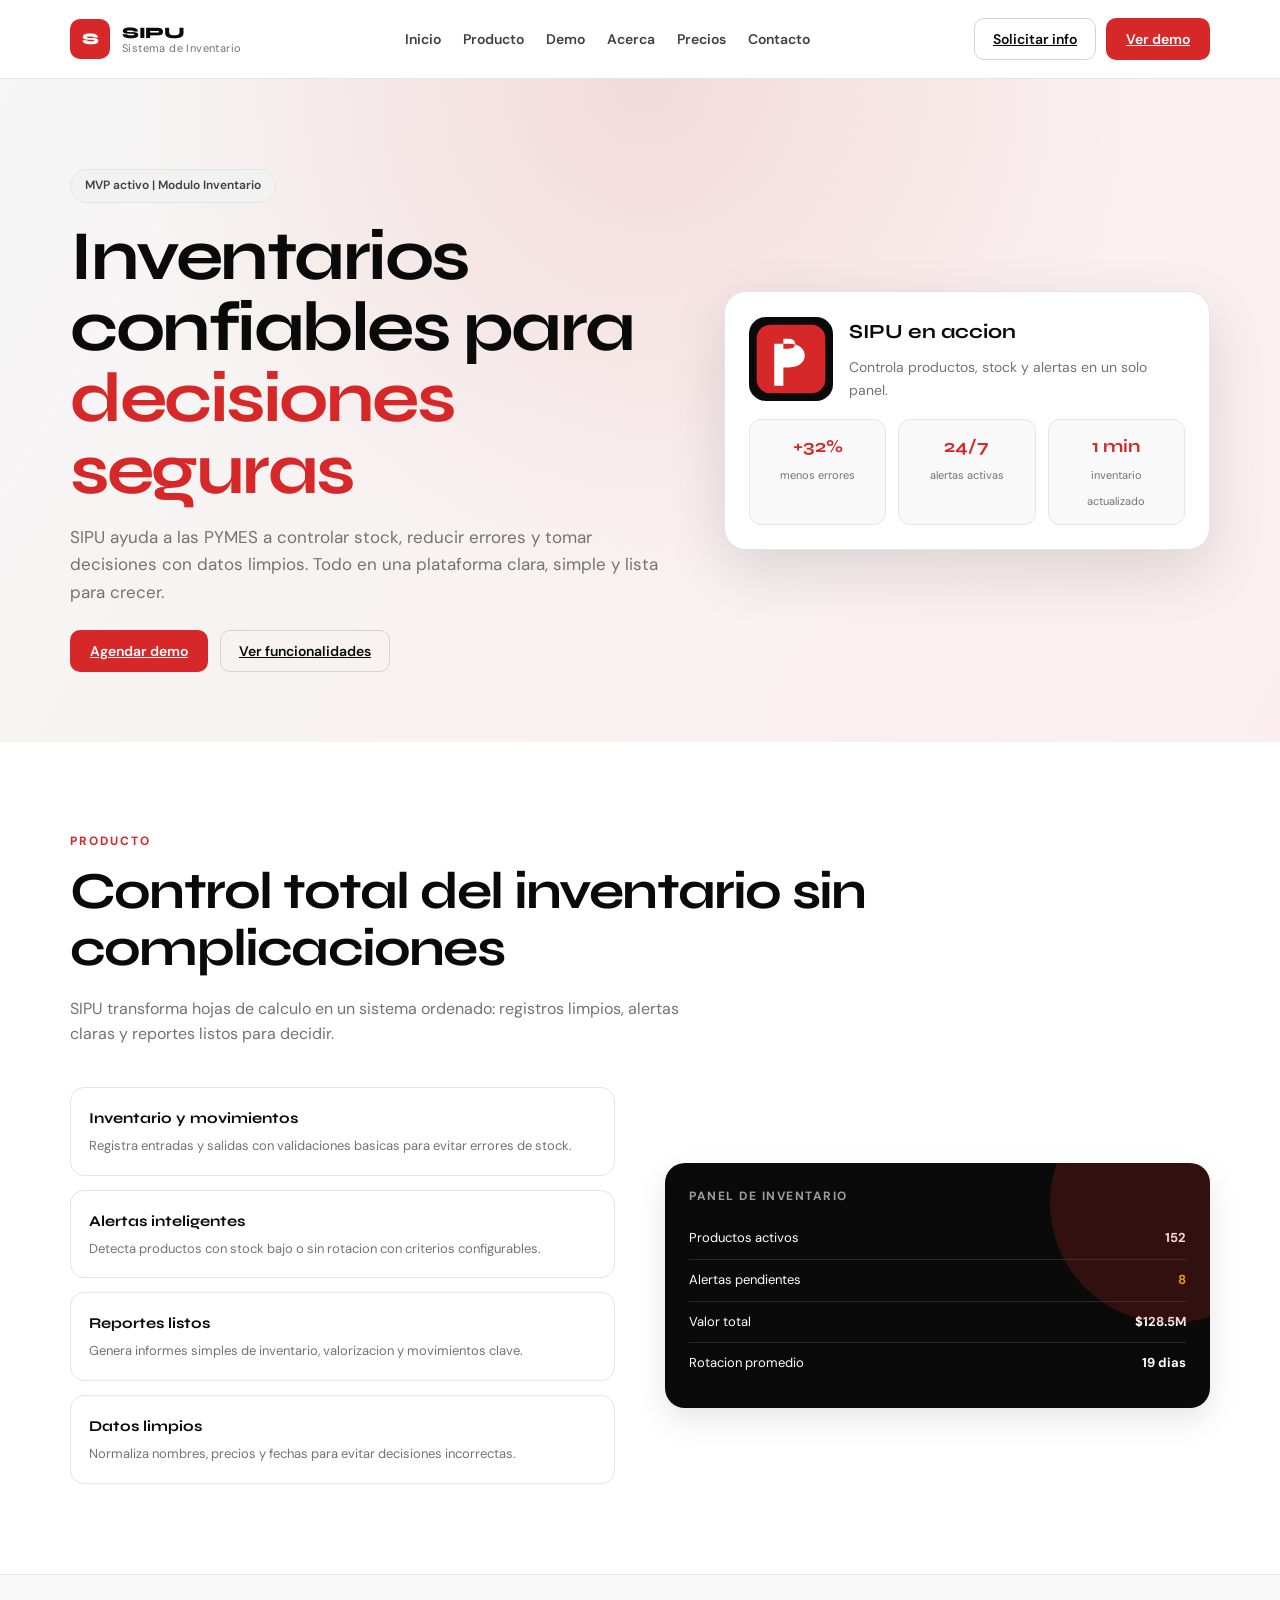
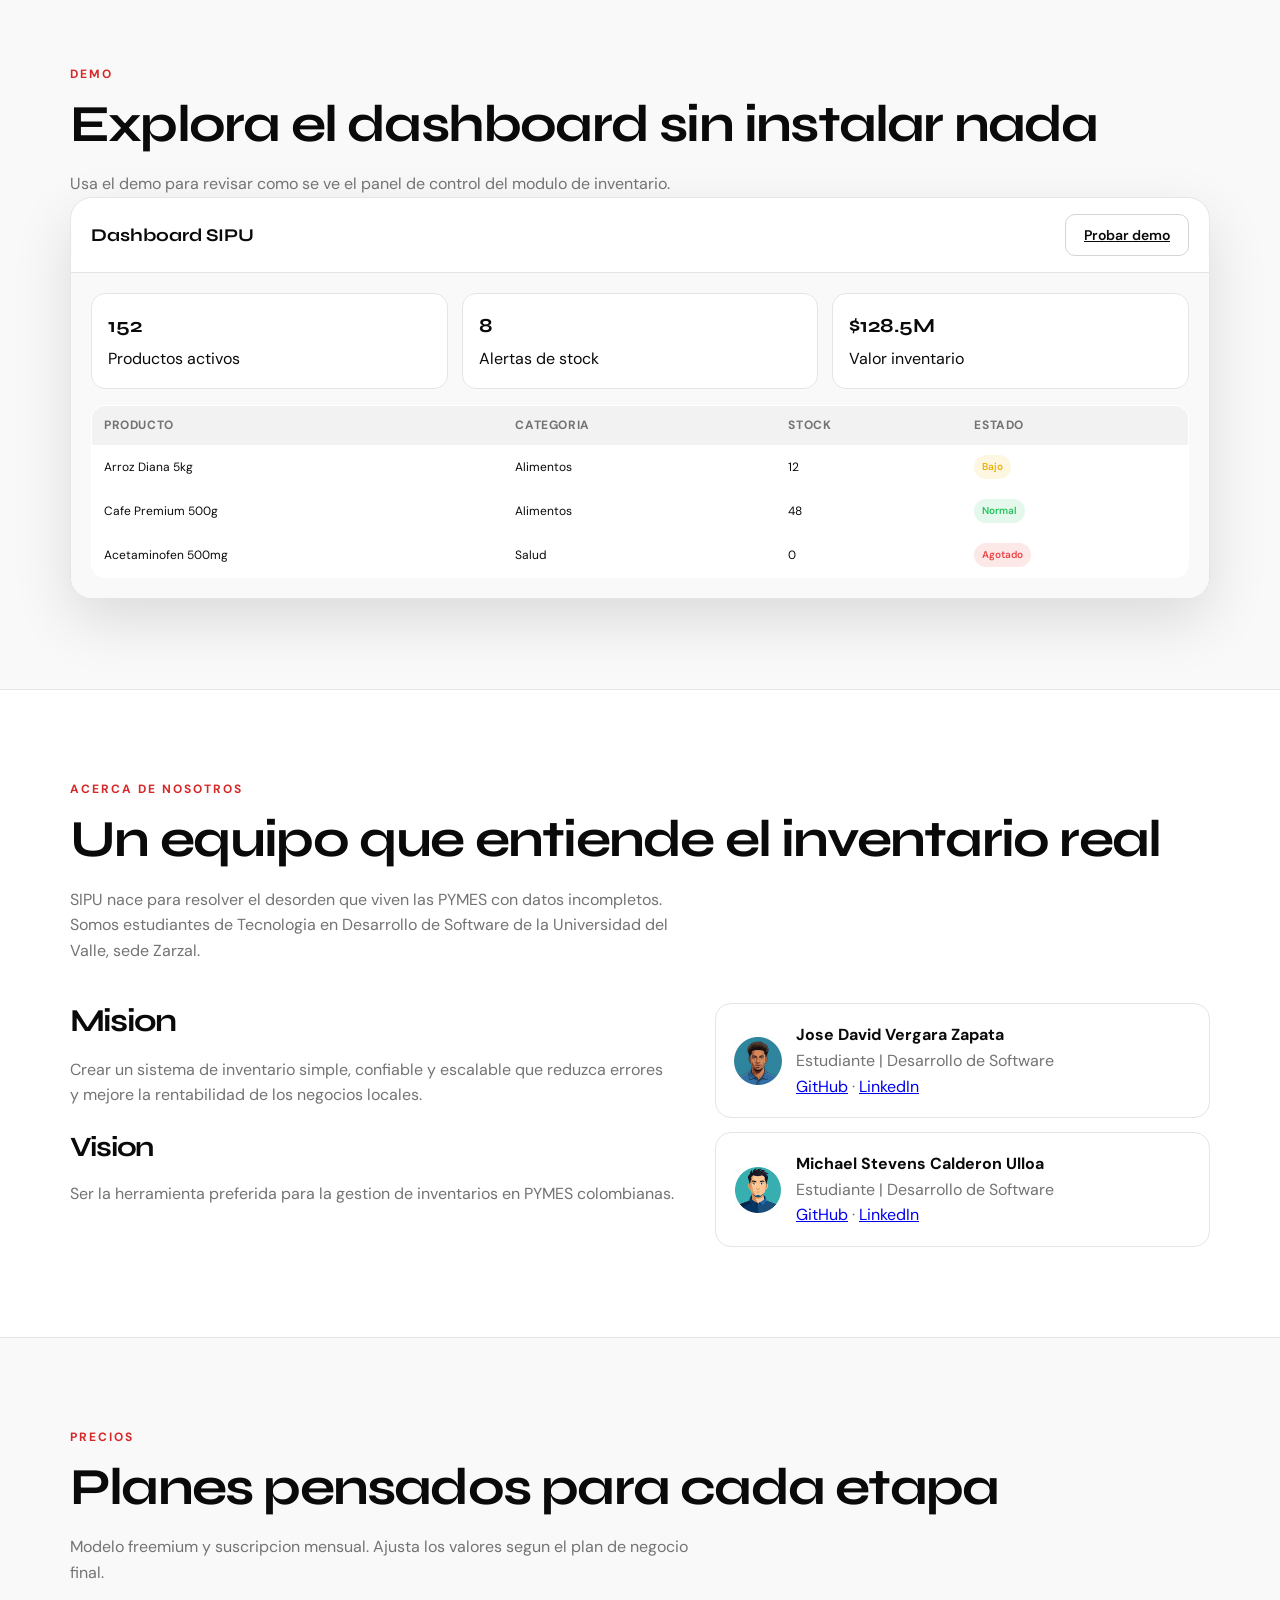
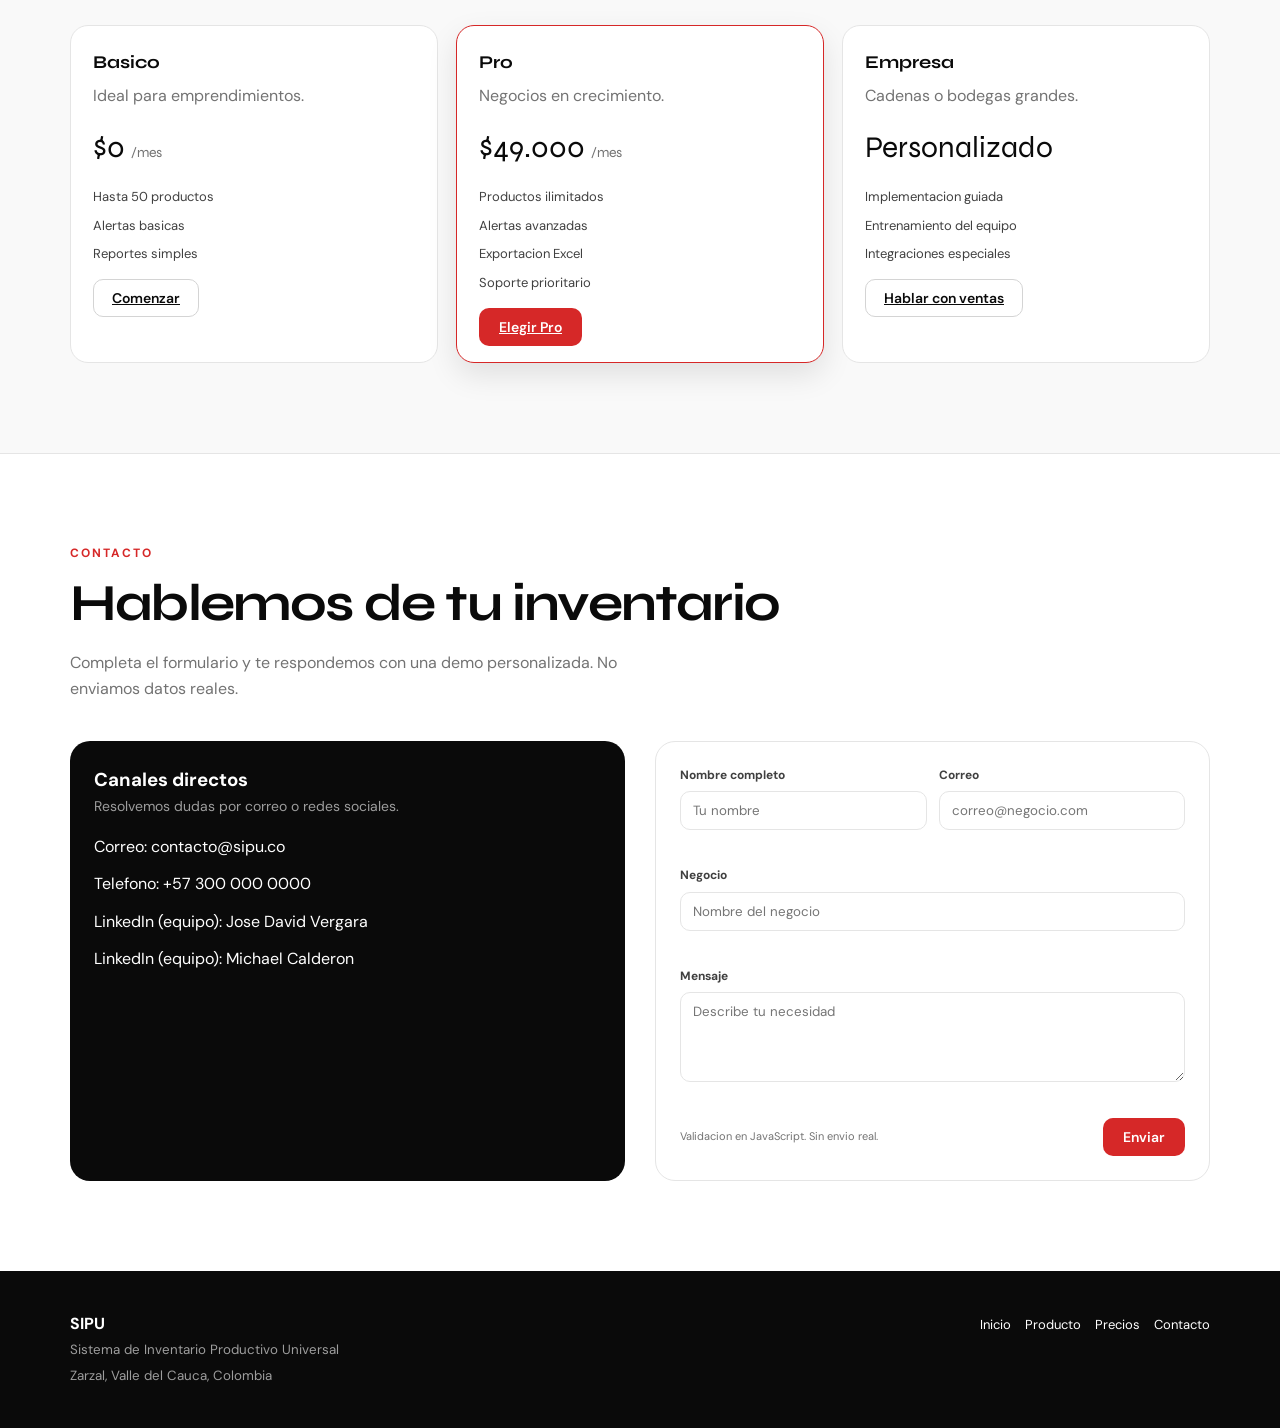
<file: index.html>
<!DOCTYPE html>
<html lang="es">
<head>
  <meta charset="UTF-8">
  <meta name="viewport" content="width=device-width, initial-scale=1.0">
  <title>SIPU | Sistema de Inventario Productivo Universal</title>
  <meta name="description" content="SIPU es una plataforma de inventario para PYMES que mejora el control de stock, alertas y reportes en tiempo real.">
  <meta property="og:title" content="SIPU | Inventario inteligente para PYMES">
  <meta property="og:description" content="Control de stock, alertas y reportes para negocios que quieren crecer con datos confiables.">
  <meta property="og:type" content="website">
  <meta property="og:locale" content="es_CO">
  <link rel="preconnect" href="https://fonts.googleapis.com">
  <link rel="preconnect" href="https://fonts.gstatic.com" crossorigin>
  <link href="https://fonts.googleapis.com/css2?family=Syne:wght@400;600;700;800&family=DM+Sans:wght@300;400;500;600;700&display=swap" rel="stylesheet">
  <link rel="stylesheet" href="styles.css">
  <script src="main.js" defer></script>
</head>
<body>
  <header class="site-header">
    <div class="container nav">
      <a href="#inicio" class="logo">
        <div class="logo-mark">S</div>
        <div class="logo-text">
          <span>SIPU</span>
          <span>Sistema de Inventario</span>
        </div>
      </a>
      <ul class="nav-links">
        <li><a href="#inicio">Inicio</a></li>
        <li><a href="#producto">Producto</a></li>
        <li><a href="#demo">Demo</a></li>
        <li><a href="#equipo">Acerca</a></li>
        <li><a href="#precios">Precios</a></li>
        <li><a href="#contacto">Contacto</a></li>
      </ul>
      <div class="nav-actions">
        <a class="btn btn-ghost" href="#contacto">Solicitar info</a>
        <a class="btn btn-primary" href="#demo">Ver demo</a>
      </div>
      <button class="menu-toggle" type="button">Menu</button>
    </div>
  </header>

  <section id="inicio" class="hero">
    <div class="container hero-grid">
      <div>
        <div class="hero-badge">MVP activo | Modulo Inventario</div>
        <h1 class="hero-title">Inventarios confiables para <span>decisiones seguras</span></h1>
        <p class="hero-desc">SIPU ayuda a las PYMES a controlar stock, reducir errores y tomar decisiones con datos limpios. Todo en una plataforma clara, simple y lista para crecer.</p>
        <div class="hero-cta">
          <a class="btn btn-primary" href="#contacto">Agendar demo</a>
          <a class="btn btn-ghost" href="#producto">Ver funcionalidades</a>
        </div>
      </div>
      <div class="hero-card">
        <div class="brand">
          <img src="assets/brand-mark.svg" alt="Marca SIPU" width="84" height="84">
          <div>
            <h3>SIPU en accion</h3>
            <p>Controla productos, stock y alertas en un solo panel.</p>
          </div>
        </div>
        <div class="hero-metrics">
          <div class="hero-metric"><strong>+32%</strong><span>menos errores</span></div>
          <div class="hero-metric"><strong>24/7</strong><span>alertas activas</span></div>
          <div class="hero-metric"><strong>1 min</strong><span>inventario actualizado</span></div>
        </div>
      </div>
    </div>
  </section>

  <section id="producto" class="section">
    <div class="container">
      <div class="section-tag">Producto</div>
      <h2 class="section-title">Control total del inventario sin complicaciones</h2>
      <p class="section-subtitle">SIPU transforma hojas de calculo en un sistema ordenado: registros limpios, alertas claras y reportes listos para decidir.</p>

      <div class="product-grid">
        <div class="feature-list">
          <div class="feature-card">
            <h4>Inventario y movimientos</h4>
            <p>Registra entradas y salidas con validaciones basicas para evitar errores de stock.</p>
          </div>
          <div class="feature-card">
            <h4>Alertas inteligentes</h4>
            <p>Detecta productos con stock bajo o sin rotacion con criterios configurables.</p>
          </div>
          <div class="feature-card">
            <h4>Reportes listos</h4>
            <p>Genera informes simples de inventario, valorizacion y movimientos clave.</p>
          </div>
          <div class="feature-card">
            <h4>Datos limpios</h4>
            <p>Normaliza nombres, precios y fechas para evitar decisiones incorrectas.</p>
          </div>
        </div>
        <div class="mockup">
          <h5>Panel de inventario</h5>
          <div class="mockup-row"><span>Productos activos</span><strong>152</strong></div>
          <div class="mockup-row"><span>Alertas pendientes</span><strong style="color:#EAB308;">8</strong></div>
          <div class="mockup-row"><span>Valor total</span><strong>$128.5M</strong></div>
          <div class="mockup-row"><span>Rotacion promedio</span><strong>19 dias</strong></div>
        </div>
      </div>
    </div>
  </section>

  <section id="demo" class="section alt">
    <div class="container">
      <div class="section-tag">Demo</div>
      <h2 class="section-title">Explora el dashboard sin instalar nada</h2>
      <p class="section-subtitle">Usa el demo para revisar como se ve el panel de control del modulo de inventario.</p>

      <div class="demo-shell">
        <div class="demo-top">
          <h3>Dashboard SIPU</h3>
          <a class="btn btn-ghost" href="dashboard.html" target="_blank" rel="noopener">Probar demo</a>
        </div>
        <div class="demo-panel active">
          <div class="demo-cards">
            <div class="demo-card"><strong>152</strong><span>Productos activos</span></div>
            <div class="demo-card"><strong>8</strong><span>Alertas de stock</span></div>
            <div class="demo-card"><strong>$128.5M</strong><span>Valor inventario</span></div>
          </div>
          <table class="demo-table">
            <thead>
              <tr>
                <th>Producto</th>
                <th>Categoria</th>
                <th>Stock</th>
                <th>Estado</th>
              </tr>
            </thead>
            <tbody>
              <tr>
                <td>Arroz Diana 5kg</td>
                <td>Alimentos</td>
                <td>12</td>
                <td><span class="status-pill status-low">Bajo</span></td>
              </tr>
              <tr>
                <td>Cafe Premium 500g</td>
                <td>Alimentos</td>
                <td>48</td>
                <td><span class="status-pill status-ok">Normal</span></td>
              </tr>
              <tr>
                <td>Acetaminofen 500mg</td>
                <td>Salud</td>
                <td>0</td>
                <td><span class="status-pill status-out">Agotado</span></td>
              </tr>
            </tbody>
          </table>
        </div>
      </div>
    </div>
  </section>

  <section id="equipo" class="section">
    <div class="container">
      <div class="section-tag">Acerca de nosotros</div>
      <h2 class="section-title">Un equipo que entiende el inventario real</h2>
      <p class="section-subtitle">SIPU nace para resolver el desorden que viven las PYMES con datos incompletos. Somos estudiantes de Tecnologia en Desarrollo de Software de la Universidad del Valle, sede Zarzal.</p>

      <div class="about-grid">
        <div>
          <h3 class="section-title" style="font-size:32px;">Mision</h3>
          <p class="section-subtitle">Crear un sistema de inventario simple, confiable y escalable que reduzca errores y mejore la rentabilidad de los negocios locales.</p>
          <h3 class="section-title" style="font-size:28px;margin-top:24px;">Vision</h3>
          <p class="section-subtitle">Ser la herramienta preferida para la gestion de inventarios en PYMES colombianas.</p>
        </div>
        <div class="team-grid">
          <div class="team-card">
            <div class="avatar"><img src="avatares/jose.png" alt="Jose David Vergara Zapata"></div>
            <div>
              <strong>Jose David Vergara Zapata</strong>
              <p class="section-subtitle">Estudiante | Desarrollo de Software</p>
              <p class="section-subtitle"><a href="https://github.com/josdaver3000" target="_blank" rel="noopener">GitHub</a> · <a href="https://www.linkedin.com/in/jos%C3%A9-david-vergara-zapata-1aab00302" target="_blank" rel="noopener">LinkedIn</a></p>
            </div>
          </div>
          <div class="team-card">
            <div class="avatar"><img src="avatares/michael.avif" alt="Michael Stevens Calderon Ulloa"></div>
            <div>
              <strong>Michael Stevens Calderon Ulloa</strong>
              <p class="section-subtitle">Estudiante | Desarrollo de Software</p>
              <p class="section-subtitle"><a href="https://github.com/mihzuk" target="_blank" rel="noopener">GitHub</a> · <a href="https://www.linkedin.com/in/michael-calderon-995b05409/" target="_blank" rel="noopener">LinkedIn</a></p>
            </div>
          </div>
        </div>
      </div>
    </div>
  </section>

  <section id="precios" class="section alt">
    <div class="container">
      <div class="section-tag">Precios</div>
      <h2 class="section-title">Planes pensados para cada etapa</h2>
      <p class="section-subtitle">Modelo freemium y suscripcion mensual. Ajusta los valores segun el plan de negocio final.</p>

      <div class="pricing-grid">
        <div class="price-card">
          <h4>Basico</h4>
          <p class="section-subtitle">Ideal para emprendimientos.</p>
          <div class="price">$0 <small>/mes</small></div>
          <ul class="price-list">
            <li>Hasta 50 productos</li>
            <li>Alertas basicas</li>
            <li>Reportes simples</li>
          </ul>
          <a class="btn btn-ghost" href="#contacto">Comenzar</a>
        </div>
        <div class="price-card highlight">
          <h4>Pro</h4>
          <p class="section-subtitle">Negocios en crecimiento.</p>
          <div class="price">$49.000 <small>/mes</small></div>
          <ul class="price-list">
            <li>Productos ilimitados</li>
            <li>Alertas avanzadas</li>
            <li>Exportacion Excel</li>
            <li>Soporte prioritario</li>
          </ul>
          <a class="btn btn-primary" href="#contacto">Elegir Pro</a>
        </div>
        <div class="price-card">
          <h4>Empresa</h4>
          <p class="section-subtitle">Cadenas o bodegas grandes.</p>
          <div class="price">Personalizado</div>
          <ul class="price-list">
            <li>Implementacion guiada</li>
            <li>Entrenamiento del equipo</li>
            <li>Integraciones especiales</li>
          </ul>
          <a class="btn btn-ghost" href="#contacto">Hablar con ventas</a>
        </div>
      </div>
    </div>
  </section>

  <section id="contacto" class="section">
    <div class="container">
      <div class="section-tag">Contacto</div>
      <h2 class="section-title">Hablemos de tu inventario</h2>
      <p class="section-subtitle">Completa el formulario y te respondemos con una demo personalizada. No enviamos datos reales.</p>

      <div class="contact-grid">
        <div class="contact-card">
          <h3>Canales directos</h3>
          <p>Resolvemos dudas por correo o redes sociales.</p>
          <ul class="contact-list">
            <li>Correo: <a href="mailto:contacto@sipu.co">contacto@sipu.co</a></li>
            <li>Telefono: <a href="tel:+573000000000">+57 300 000 0000</a></li>
            <li>LinkedIn (equipo): <a href="https://www.linkedin.com/in/jos%C3%A9-david-vergara-zapata-1aab00302" target="_blank" rel="noopener">Jose David Vergara</a></li>
            <li>LinkedIn (equipo): <a href="https://www.linkedin.com/in/michael-calderon-995b05409/" target="_blank" rel="noopener">Michael Calderon</a></li>
          </ul>
        </div>
        <form class="form" id="contactForm" novalidate>
          <div class="form-row">
            <div class="form-group">
              <label class="form-label" for="name">Nombre completo</label>
              <input class="form-input" type="text" id="name" name="name" placeholder="Tu nombre">
              <div class="form-help"></div>
            </div>
            <div class="form-group">
              <label class="form-label" for="email">Correo</label>
              <input class="form-input" type="email" id="email" name="email" placeholder="correo@negocio.com">
              <div class="form-help"></div>
            </div>
          </div>
          <div class="form-group">
            <label class="form-label" for="company">Negocio</label>
            <input class="form-input" type="text" id="company" name="company" placeholder="Nombre del negocio">
            <div class="form-help"></div>
          </div>
          <div class="form-group">
            <label class="form-label" for="message">Mensaje</label>
            <textarea class="form-input" id="message" name="message" rows="4" placeholder="Describe tu necesidad"></textarea>
            <div class="form-help"></div>
          </div>
          <div class="form-actions">
            <span class="form-note">Validacion en JavaScript. Sin envio real.</span>
            <button class="btn btn-primary" type="submit">Enviar</button>
          </div>
        </form>
      </div>
    </div>
  </section>

  <footer class="footer">
    <div class="container footer-grid">
      <div>
        <strong>SIPU</strong>
        <div><small>Sistema de Inventario Productivo Universal</small></div>
        <div><small>Zarzal, Valle del Cauca, Colombia</small></div>
      </div>
      <ul class="footer-links">
        <li><a href="#inicio">Inicio</a></li>
        <li><a href="#producto">Producto</a></li>
        <li><a href="#precios">Precios</a></li>
        <li><a href="#contacto">Contacto</a></li>
      </ul>
    </div>
  </footer>

  <div id="toast" class="toast" role="status" aria-live="polite"></div>
</body>
</html>
</file>
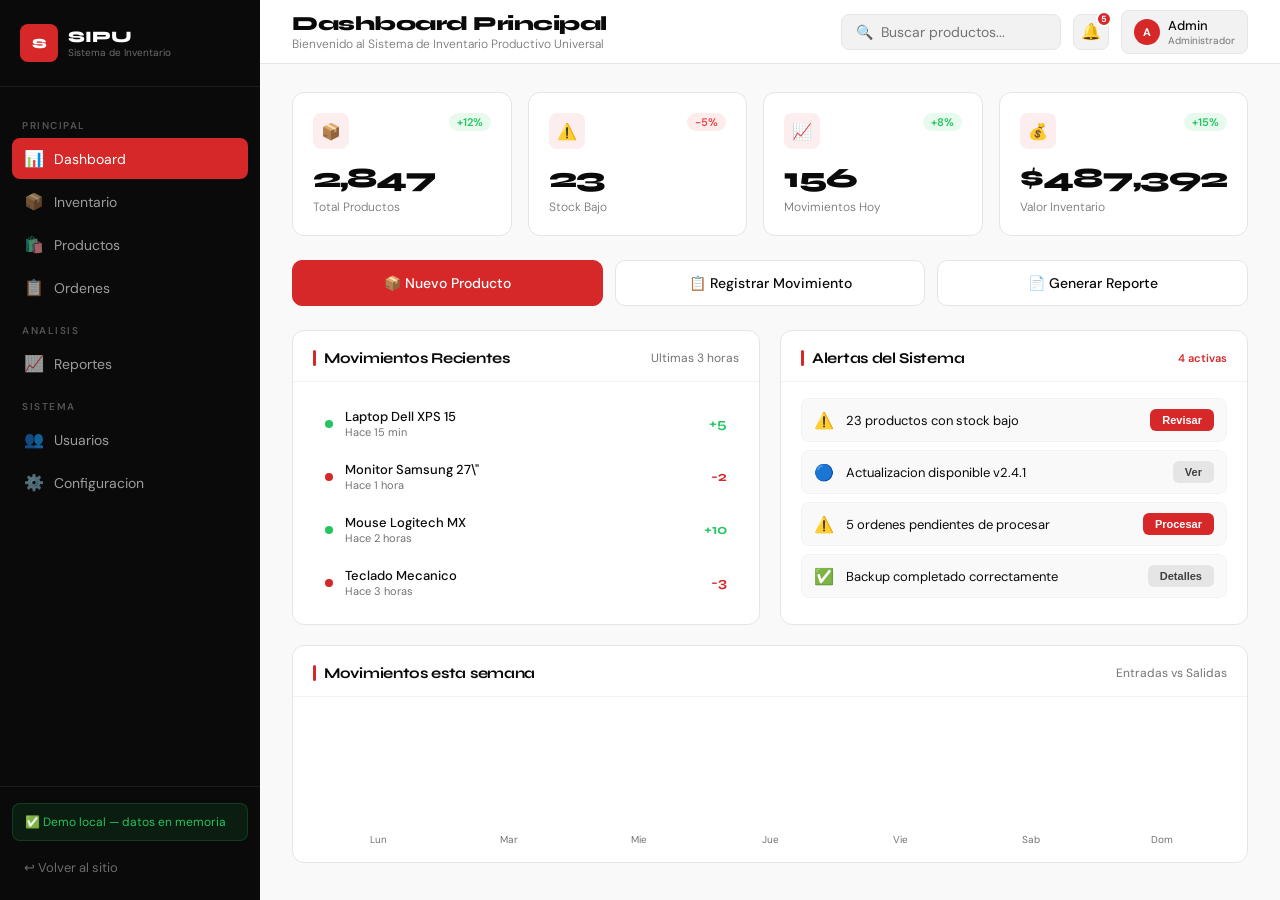
<file: dashboard.html>
<!DOCTYPE html>
<html lang="es">
<head>
  <meta charset="UTF-8">
  <meta name="viewport" content="width=device-width, initial-scale=1.0">
  <title>Demo SIPU | Dashboard Inventario</title>
  <meta name="description" content="Demo funcional del dashboard de inventario SIPU.">
  <link rel="preconnect" href="https://fonts.googleapis.com">
  <link rel="preconnect" href="https://fonts.gstatic.com" crossorigin>
  <link href="https://fonts.googleapis.com/css2?family=Syne:wght@400;500;600;700;800&family=DM+Sans:wght@300;400;500;600;700&display=swap" rel="stylesheet">
  <link rel="stylesheet" href="dashboard.css">
  <script src="dashboard.js" defer></script>
</head>
<body>
  <div class="toast-container" id="toastContainer"></div>

  <div id="app">
    <div class="app-layout">
      <nav class="sidebar">
        <div class="sidebar-logo">
          <div class="logo-icon">S</div>
          <div>
            <div class="logo-text">SIPU</div>
            <div class="logo-sub">Sistema de Inventario</div>
          </div>
        </div>
        <div class="sidebar-nav">
          <div class="nav-label">Principal</div>
          <div class="nav-item active" onclick="showPage('dashboard', this)"><span class="ni">📊</span> Dashboard</div>
          <div class="nav-item" onclick="showPage('inventario', this)"><span class="ni">📦</span> Inventario</div>
          <div class="nav-item" onclick="showPage('productos', this)"><span class="ni">🛍️</span> Productos</div>
          <div class="nav-item" onclick="showPage('ordenes', this)"><span class="ni">📋</span> Ordenes</div>
          <div class="nav-label">Analisis</div>
          <div class="nav-item" onclick="showPage('reportes', this)"><span class="ni">📈</span> Reportes</div>
          <div class="nav-label">Sistema</div>
          <div class="nav-item" onclick="showPage('usuarios', this)"><span class="ni">👥</span> Usuarios</div>
          <div class="nav-item" onclick="showPage('config', this)"><span class="ni">⚙️</span> Configuracion</div>
        </div>
        <div class="sidebar-footer">
          <div class="sidebar-secure">✅ Demo local — datos en memoria</div>
          <a class="btn-logout" href="index.html">↩ Volver al sitio</a>
        </div>
      </nav>

      <div class="main">
        <div class="topbar">
          <div class="topbar-left">
            <h1 id="pageTitle">Dashboard Principal</h1>
            <p id="pageSubtitle">Bienvenido al Sistema de Inventario Productivo Universal</p>
          </div>
          <div class="topbar-right">
            <div class="search-bar">
              <span>🔍</span>
              <input type="text" placeholder="Buscar productos..." oninput="handleSearch(this.value)">
            </div>
            <div class="notif-btn" onclick="showToast('5 alertas pendientes de revision', 'info')">
              🔔
              <div class="notif-badge">5</div>
            </div>
            <div class="user-chip">
              <div class="user-avatar">A</div>
              <div class="user-info">
                <div class="user-name">Admin</div>
                <div class="user-role">Administrador</div>
              </div>
            </div>
          </div>
        </div>

        <div class="page active" id="page-dashboard">
          <div class="kpi-grid">
            <div class="kpi-card">
              <div class="kpi-top"><div class="kpi-icon">📦</div><div class="kpi-badge up">+12%</div></div>
              <div class="kpi-value" id="kpi-productos">2,847</div>
              <div class="kpi-label">Total Productos</div>
            </div>
            <div class="kpi-card">
              <div class="kpi-top"><div class="kpi-icon">⚠️</div><div class="kpi-badge down">-5%</div></div>
              <div class="kpi-value" id="kpi-bajo">23</div>
              <div class="kpi-label">Stock Bajo</div>
            </div>
            <div class="kpi-card">
              <div class="kpi-top"><div class="kpi-icon">📈</div><div class="kpi-badge up">+8%</div></div>
              <div class="kpi-value">156</div>
              <div class="kpi-label">Movimientos Hoy</div>
            </div>
            <div class="kpi-card">
              <div class="kpi-top"><div class="kpi-icon">💰</div><div class="kpi-badge up">+15%</div></div>
              <div class="kpi-value">$487,392</div>
              <div class="kpi-label">Valor Inventario</div>
            </div>
          </div>

          <div class="quick-actions">
            <button class="qa-btn primary" onclick="openModal('modalProducto')">📦 Nuevo Producto</button>
            <button class="qa-btn" onclick="openModal('modalMovimiento')">📋 Registrar Movimiento</button>
            <button class="qa-btn" onclick="showPage('reportes', document.querySelector('[onclick*=reportes]'))">📄 Generar Reporte</button>
          </div>

          <div class="grid-2">
            <div class="card">
              <div class="card-header">
                <div class="card-title">Movimientos Recientes</div>
                <span style="font-size:12px;color:var(--gray-500);">Ultimas 3 horas</span>
              </div>
              <div class="card-body">
                <div class="mov-list" id="movList">
                  <div class="mov-item">
                    <div class="mov-dot in"></div>
                    <div class="mov-info"><div class="mov-name">Laptop Dell XPS 15</div><div class="mov-time">Hace 15 min</div></div>
                    <div class="mov-qty in">+5</div>
                  </div>
                  <div class="mov-item">
                    <div class="mov-dot out"></div>
                    <div class="mov-info"><div class="mov-name">Monitor Samsung 27\"</div><div class="mov-time">Hace 1 hora</div></div>
                    <div class="mov-qty out">-2</div>
                  </div>
                  <div class="mov-item">
                    <div class="mov-dot in"></div>
                    <div class="mov-info"><div class="mov-name">Mouse Logitech MX</div><div class="mov-time">Hace 2 horas</div></div>
                    <div class="mov-qty in">+10</div>
                  </div>
                  <div class="mov-item">
                    <div class="mov-dot out"></div>
                    <div class="mov-info"><div class="mov-name">Teclado Mecanico</div><div class="mov-time">Hace 3 horas</div></div>
                    <div class="mov-qty out">-3</div>
                  </div>
                </div>
              </div>
            </div>

            <div class="card">
              <div class="card-header">
                <div class="card-title">Alertas del Sistema</div>
                <span style="font-size:11px;color:var(--red);font-weight:600;">4 activas</span>
              </div>
              <div class="card-body">
                <div class="alert-list">
                  <div class="alert-item">
                    <div class="alert-icon">⚠️</div>
                    <div class="alert-text">23 productos con stock bajo</div>
                    <button class="alert-btn" onclick="showPage('inventario', document.querySelector('[onclick*=inventario]'));showToast('Mostrando productos con stock bajo', 'info')">Revisar</button>
                  </div>
                  <div class="alert-item">
                    <div class="alert-icon">🔵</div>
                    <div class="alert-text">Actualizacion disponible v2.4.1</div>
                    <button class="alert-btn ghost" onclick="showToast('Actualizando sistema...', 'info')">Ver</button>
                  </div>
                  <div class="alert-item">
                    <div class="alert-icon">⚠️</div>
                    <div class="alert-text">5 ordenes pendientes de procesar</div>
                    <button class="alert-btn" onclick="showPage('ordenes', document.querySelector('[onclick*=ordenes]'))">Procesar</button>
                  </div>
                  <div class="alert-item">
                    <div class="alert-icon">✅</div>
                    <div class="alert-text">Backup completado correctamente</div>
                    <button class="alert-btn ghost">Detalles</button>
                  </div>
                </div>
              </div>
            </div>
          </div>

          <div class="card">
            <div class="card-header">
              <div class="card-title">Movimientos esta semana</div>
              <span style="font-size:12px;color:var(--gray-500);">Entradas vs Salidas</span>
            </div>
            <div class="card-body">
              <div class="chart-bars" id="chartBars">
                <div style="flex:1;display:flex;flex-direction:column;align-items:center;justify-content:flex-end;gap:4px"><div class="bar" style="height:60%;" title="Lun: 45 mov"></div></div>
                <div style="flex:1;display:flex;flex-direction:column;align-items:center;justify-content:flex-end;gap:4px"><div class="bar" style="height:80%;" title="Mar: 65 mov"></div></div>
                <div style="flex:1;display:flex;flex-direction:column;align-items:center;justify-content:flex-end;gap:4px"><div class="bar" style="height:55%;" title="Mie: 42 mov"></div></div>
                <div style="flex:1;display:flex;flex-direction:column;align-items:center;justify-content:flex-end;gap:4px"><div class="bar active" style="height:90%;" title="Jue: 72 mov"></div></div>
                <div style="flex:1;display:flex;flex-direction:column;align-items:center;justify-content:flex-end;gap:4px"><div class="bar" style="height:70%;" title="Vie: 56 mov"></div></div>
                <div style="flex:1;display:flex;flex-direction:column;align-items:center;justify-content:flex-end;gap:4px"><div class="bar" style="height:40%;" title="Sab: 30 mov"></div></div>
                <div style="flex:1;display:flex;flex-direction:column;align-items:center;justify-content:flex-end;gap:4px"><div class="bar" style="height:25%;" title="Dom: 20 mov"></div></div>
              </div>
              <div class="bar-labels">
                <span>Lun</span><span>Mar</span><span>Mie</span><span>Jue</span><span>Vie</span><span>Sab</span><span>Dom</span>
              </div>
            </div>
          </div>
        </div>

        <div class="page" id="page-inventario">
          <div class="page-title-bar">
            <h2>Inventario</h2>
            <button class="btn-primary" onclick="openModal('modalProducto')">+ Nuevo Producto</button>
          </div>
          <div class="card">
            <div class="table-toolbar">
              <div class="filter-chips">
                <div class="chip active" onclick="filterTable('all', this)">Todos</div>
                <div class="chip" onclick="filterTable('ok', this)">Stock OK</div>
                <div class="chip" onclick="filterTable('low', this)">Stock Bajo</div>
                <div class="chip" onclick="filterTable('out', this)">Agotado</div>
              </div>
              <div class="search-bar" style="width:180px;">
                <span>🔍</span>
                <input type="text" placeholder="Buscar..." oninput="searchTable(this.value)">
              </div>
            </div>
            <table id="inventarioTable">
              <thead>
                <tr>
                  <th>Producto</th>
                  <th>Categoria</th>
                  <th>Stock</th>
                  <th>Min.</th>
                  <th>Precio</th>
                  <th>Valor Total</th>
                  <th>Estado</th>
                  <th></th>
                </tr>
              </thead>
              <tbody id="inventarioBody"></tbody>
            </table>
          </div>
        </div>

        <div class="page" id="page-productos">
          <div class="page-title-bar">
            <h2>Productos</h2>
            <button class="btn-primary" onclick="openModal('modalProducto')">+ Agregar Producto</button>
          </div>
          <div class="card" style="overflow:hidden;">
            <div class="products-grid" id="productsGrid"></div>
          </div>
        </div>

        <div class="page" id="page-ordenes">
          <div class="page-title-bar">
            <h2>Ordenes</h2>
            <button class="btn-primary" onclick="openModal('modalMovimiento')">+ Nueva Orden</button>
          </div>
          <div class="card">
            <table>
              <thead>
                <tr>
                  <th>N° Orden</th>
                  <th>Producto</th>
                  <th>Tipo</th>
                  <th>Cantidad</th>
                  <th>Fecha</th>
                  <th>Estado</th>
                  <th></th>
                </tr>
              </thead>
              <tbody id="ordenesBody"></tbody>
            </table>
          </div>
        </div>

        <div class="page" id="page-reportes">
          <div class="page-title-bar">
            <h2>Reportes</h2>
          </div>
          <div class="reports-grid" style="margin-bottom:24px;">
            <div class="report-card" onclick="showToast('Generando reporte de inventario...', 'info')">
              <div class="report-icon">📦</div>
              <div class="report-info">
                <h3>Reporte de Inventario</h3>
                <p>Estado actual de todos los productos y stock disponible</p>
              </div>
            </div>
            <div class="report-card" onclick="showToast('Generando reporte de movimientos...', 'info')">
              <div class="report-icon">📈</div>
              <div class="report-info">
                <h3>Movimientos del Periodo</h3>
                <p>Entradas y salidas de mercancia en el periodo seleccionado</p>
              </div>
            </div>
            <div class="report-card" onclick="showToast('Generando reporte de valorizacion...', 'info')">
              <div class="report-icon">💰</div>
              <div class="report-info">
                <h3>Valorizacion de Inventario</h3>
                <p>Valor monetario total del inventario actual</p>
              </div>
            </div>
            <div class="report-card" onclick="showToast('Generando reporte de predicciones IA...', 'info')">
              <div class="report-icon">🤖</div>
              <div class="report-info">
                <h3>Predicciones IA</h3>
                <p>Analisis predictivo de demanda basado en patrones historicos</p>
              </div>
            </div>
          </div>
          <div class="card">
            <div class="card-header"><div class="card-title">Resumen del Mes</div></div>
            <div class="card-body">
              <div class="chart-bars" style="height:120px;">
                <div style="flex:1;display:flex;flex-direction:column;align-items:center;justify-content:flex-end;"><div class="bar" style="height:70%;width:100%;"></div></div>
                <div style="flex:1;display:flex;flex-direction:column;align-items:center;justify-content:flex-end;"><div class="bar active" style="height:95%;width:100%;"></div></div>
                <div style="flex:1;display:flex;flex-direction:column;align-items:center;justify-content:flex-end;"><div class="bar" style="height:60%;width:100%;"></div></div>
                <div style="flex:1;display:flex;flex-direction:column;align-items:center;justify-content:flex-end;"><div class="bar" style="height:85%;width:100%;"></div></div>
              </div>
              <div class="bar-labels"><span>Ene</span><span>Feb</span><span>Mar</span><span>Abr</span></div>
            </div>
          </div>
        </div>

        <div class="page" id="page-usuarios">
          <div class="page-title-bar">
            <h2>Usuarios</h2>
            <button class="btn-primary" onclick="showToast('Funcionalidad disponible en plan Pro', 'info')">+ Invitar Usuario</button>
          </div>
          <div class="card">
            <table>
              <thead>
                <tr><th>Nombre</th><th>Correo</th><th>Rol</th><th>Ultimo acceso</th><th>Estado</th></tr>
              </thead>
              <tbody>
                <tr>
                  <td><div style="display:flex;align-items:center;gap:8px;"><div class="user-avatar" style="width:30px;height:30px;font-size:12px;">A</div><span>Admin SIPU</span></div></td>
                  <td>admin@sipu.co</td>
                  <td><span class="stock-badge stock-ok">Administrador</span></td>
                  <td>Ahora</td>
                  <td><span class="stock-badge stock-ok">● Activo</span></td>
                </tr>
                <tr>
                  <td><div style="display:flex;align-items:center;gap:8px;"><div class="user-avatar" style="width:30px;height:30px;font-size:12px;background:var(--blue);">M</div><span>Maria Lopez</span></div></td>
                  <td>maria@negocio.co</td>
                  <td><span class="stock-badge stock-low">Operario</span></td>
                  <td>Hace 2 horas</td>
                  <td><span class="stock-badge stock-ok">● Activo</span></td>
                </tr>
                <tr>
                  <td><div style="display:flex;align-items:center;gap:8px;"><div class="user-avatar" style="width:30px;height:30px;font-size:12px;background:var(--gray-500);">J</div><span>Juan Garcia</span></div></td>
                  <td>juan@negocio.co</td>
                  <td><span class="stock-badge stock-low">Operario</span></td>
                  <td>Ayer</td>
                  <td><span class="stock-badge stock-out">● Inactivo</span></td>
                </tr>
              </tbody>
            </table>
          </div>
        </div>

        <div class="page" id="page-config">
          <div class="page-title-bar">
            <h2>Configuracion</h2>
            <button class="btn-primary" onclick="showToast('Configuracion guardada ✓', 'success')">Guardar Cambios</button>
          </div>
          <div style="display:grid;grid-template-columns:1fr 1fr;gap:20px;">
            <div class="card">
              <div class="card-header"><div class="card-title">Empresa</div></div>
              <div class="card-body">
                <div class="form-group">
                  <label class="form-label">Nombre del negocio</label>
                  <input class="form-input" value="Mi Negocio SIPU">
                </div>
                <div class="form-group">
                  <label class="form-label">Tipo de negocio</label>
                  <select class="form-input">
                    <option>Tienda minorista</option>
                    <option>Restaurante</option>
                    <option>Farmacia</option>
                    <option>Bodega</option>
                  </select>
                </div>
                <div class="form-group">
                  <label class="form-label">Ciudad</label>
                  <input class="form-input" value="Zarzal, Valle del Cauca">
                </div>
              </div>
            </div>
            <div class="card">
              <div class="card-header"><div class="card-title">Alertas</div></div>
              <div class="card-body">
                <div class="form-group">
                  <label class="form-label">Stock minimo por defecto</label>
                  <input class="form-input" type="number" value="10">
                </div>
                <div class="form-group">
                  <label class="form-label">Dias sin movimiento para alerta</label>
                  <input class="form-input" type="number" value="30">
                </div>
                <div class="form-group">
                  <label class="form-label">Correo de notificaciones</label>
                  <input class="form-input" type="email" value="admin@sipu.co">
                </div>
              </div>
            </div>
          </div>
        </div>
      </div>
    </div>
  </div>

  <div class="modal-overlay" id="modalProducto">
    <div class="modal">
      <div class="modal-header">
        <div class="modal-title">Nuevo Producto</div>
        <button class="modal-close" onclick="closeModal('modalProducto')">✕</button>
      </div>
      <div class="modal-body">
        <div class="form-row">
          <div class="form-group">
            <label class="form-label">Nombre del producto *</label>
            <input class="form-input" id="pNombre" placeholder="Ej: Laptop Dell XPS 15">
          </div>
          <div class="form-group">
            <label class="form-label">Categoria *</label>
            <select class="form-input" id="pCategoria">
              <option value="">Seleccionar...</option>
              <option>Electronica</option>
              <option>Alimentos</option>
              <option>Ropa</option>
              <option>Medicamentos</option>
              <option>Herramientas</option>
              <option>Otros</option>
            </select>
          </div>
        </div>
        <div class="form-row">
          <div class="form-group">
            <label class="form-label">Stock inicial</label>
            <input class="form-input" id="pStock" type="number" placeholder="0" min="0">
          </div>
          <div class="form-group">
            <label class="form-label">Stock minimo</label>
            <input class="form-input" id="pStockMin" type="number" placeholder="10" min="0">
          </div>
        </div>
        <div class="form-row">
          <div class="form-group">
            <label class="form-label">Precio unitario ($)</label>
            <input class="form-input" id="pPrecio" type="number" placeholder="0.00" min="0">
          </div>
          <div class="form-group">
            <label class="form-label">Unidad</label>
            <select class="form-input" id="pUnidad">
              <option>Unidad</option>
              <option>Kg</option>
              <option>Litro</option>
              <option>Caja</option>
              <option>Pack</option>
            </select>
          </div>
        </div>
      </div>
      <div class="modal-footer">
        <button class="btn-ghost" onclick="closeModal('modalProducto')">Cancelar</button>
        <button class="btn-primary" onclick="guardarProducto()">Guardar Producto</button>
      </div>
    </div>
  </div>

  <div class="modal-overlay" id="modalMovimiento">
    <div class="modal">
      <div class="modal-header">
        <div class="modal-title">Registrar Movimiento</div>
        <button class="modal-close" onclick="closeModal('modalMovimiento')">✕</button>
      </div>
      <div class="modal-body">
        <div class="form-group">
          <label class="form-label">Tipo de movimiento</label>
          <select class="form-input" id="mTipo">
            <option value="entrada">Entrada (Compra / Recepcion)</option>
            <option value="salida">Salida (Venta / Uso)</option>
            <option value="ajuste">Ajuste de inventario</option>
          </select>
        </div>
        <div class="form-group">
          <label class="form-label">Producto *</label>
          <select class="form-input" id="mProducto">
            <option value="">Seleccionar...</option>
          </select>
        </div>
        <div class="form-row">
          <div class="form-group">
            <label class="form-label">Cantidad *</label>
            <input class="form-input" id="mCantidad" type="number" placeholder="0" min="1">
          </div>
          <div class="form-group">
            <label class="form-label">Fecha</label>
            <input class="form-input" id="mFecha" type="date">
          </div>
        </div>
        <div class="form-group">
          <label class="form-label">Nota (opcional)</label>
          <input class="form-input" id="mNota" placeholder="Descripcion del movimiento...">
        </div>
      </div>
      <div class="modal-footer">
        <button class="btn-ghost" onclick="closeModal('modalMovimiento')">Cancelar</button>
        <button class="btn-primary" onclick="registrarMovimiento()">Registrar</button>
      </div>
    </div>
  </div>
</body>
</html>
</file>
<file: styles.css>
:root {
  --red: #D62828;
  --red-dark: #A01010;
  --black: #0A0A0A;
  --white: #FFFFFF;
  --gray-50: #F9F9F9;
  --gray-100: #F2F2F2;
  --gray-200: #E5E5E5;
  --gray-300: #D4D4D4;
  --gray-500: #737373;
  --gray-700: #404040;
  --green: #22C55E;
  --yellow: #EAB308;
  --blue: #3B82F6;
  --shadow-lg: 0 22px 60px rgba(0, 0, 0, 0.12);
  --shadow-md: 0 12px 30px rgba(0, 0, 0, 0.1);
  --container: 1140px;
}

*, *::before, *::after { box-sizing: border-box; margin: 0; padding: 0; }
html { scroll-behavior: smooth; }
body {
  font-family: "DM Sans", sans-serif;
  background: var(--white);
  color: var(--black);
  line-height: 1.6;
}
img { max-width: 100%; display: block; }

/* Helpers */
.container {
  width: min(100% - 32px, var(--container));
  margin: 0 auto;
}
.section {
  padding: 90px 0;
}
.section.alt {
  background: var(--gray-50);
  border-top: 1px solid var(--gray-200);
  border-bottom: 1px solid var(--gray-200);
}
.section-tag {
  font-size: 12px;
  letter-spacing: 2px;
  text-transform: uppercase;
  color: var(--red);
  font-weight: 700;
  margin-bottom: 12px;
}
.section-title {
  font-family: "Syne", sans-serif;
  font-size: clamp(28px, 4.5vw, 52px);
  letter-spacing: -1.8px;
  line-height: 1.1;
  margin-bottom: 18px;
}
.section-subtitle {
  color: var(--gray-500);
  max-width: 620px;
}

/* Nav */
.site-header {
  position: sticky;
  top: 0;
  background: rgba(255, 255, 255, 0.9);
  backdrop-filter: blur(12px);
  border-bottom: 1px solid var(--gray-200);
  z-index: 10;
}
.nav {
  display: flex;
  align-items: center;
  justify-content: space-between;
  padding: 18px 0;
}
.logo {
  display: flex;
  align-items: center;
  gap: 12px;
  text-decoration: none;
  color: inherit;
}
.logo-mark {
  width: 40px;
  height: 40px;
  border-radius: 10px;
  background: var(--red);
  display: grid;
  place-items: center;
  color: white;
  font-weight: 800;
  font-family: "Syne", sans-serif;
}
.logo-text {
  display: flex;
  flex-direction: column;
  line-height: 1.1;
}
.logo-text span:first-child {
  font-family: "Syne", sans-serif;
  font-weight: 800;
  letter-spacing: -0.5px;
}
.logo-text span:last-child {
  font-size: 11px;
  color: var(--gray-500);
  letter-spacing: 0.4px;
}
.nav-links {
  display: flex;
  gap: 22px;
  list-style: none;
}
.nav-links a {
  text-decoration: none;
  color: var(--gray-700);
  font-size: 14px;
  font-weight: 600;
}
.nav-links a:hover {
  color: var(--black);
}
.nav-actions {
  display: flex;
  gap: 10px;
  align-items: center;
}
.btn {
  border: none;
  background: none;
  font-family: "DM Sans", sans-serif;
  font-size: 14px;
  cursor: pointer;
}
.btn-primary {
  background: var(--red);
  color: white;
  padding: 10px 20px;
  border-radius: 10px;
  font-weight: 600;
  transition: 0.2s ease;
}
.btn-primary:hover { background: var(--red-dark); transform: translateY(-1px); }
.btn-ghost {
  border: 1.5px solid var(--gray-300);
  color: var(--black);
  padding: 9px 18px;
  border-radius: 10px;
  font-weight: 600;
}
.btn-ghost:hover { border-color: var(--black); background: var(--gray-50); }
.menu-toggle {
  display: none;
  background: var(--gray-100);
  border: 1px solid var(--gray-200);
  border-radius: 10px;
  padding: 8px 10px;
  font-weight: 700;
}

/* Hero */
.hero {
  padding: 90px 0 70px;
  background: radial-gradient(circle at top, rgba(214, 40, 40, 0.12), transparent 55%),
              linear-gradient(120deg, rgba(10, 10, 10, 0.04), rgba(214, 40, 40, 0.08));
}
.hero-grid {
  display: grid;
  grid-template-columns: 1.1fr 0.9fr;
  gap: 60px;
  align-items: center;
}
.hero-badge {
  display: inline-flex;
  align-items: center;
  gap: 8px;
  background: var(--gray-100);
  border: 1px solid var(--gray-200);
  padding: 6px 14px;
  border-radius: 999px;
  font-size: 12px;
  font-weight: 600;
  color: var(--gray-700);
  margin-bottom: 18px;
}
.hero-title {
  font-family: "Syne", sans-serif;
  font-size: clamp(36px, 6vw, 70px);
  letter-spacing: -2.5px;
  line-height: 1.02;
  margin-bottom: 18px;
}
.hero-title span { color: var(--red); }
.hero-desc {
  color: var(--gray-500);
  font-size: 17px;
  margin-bottom: 24px;
}
.hero-cta {
  display: flex;
  flex-wrap: wrap;
  gap: 12px;
}
.hero-card {
  background: white;
  border-radius: 22px;
  padding: 24px;
  box-shadow: var(--shadow-lg);
  border: 1px solid var(--gray-200);
}
.hero-card .brand {
  display: flex;
  gap: 16px;
  align-items: center;
  margin-bottom: 18px;
}
.hero-card h3 {
  font-family: "Syne", sans-serif;
  font-size: 20px;
  margin-bottom: 8px;
}
.hero-card p {
  color: var(--gray-500);
  font-size: 14px;
}
.hero-metrics {
  display: grid;
  grid-template-columns: repeat(3, 1fr);
  gap: 12px;
  margin-top: 18px;
}
.hero-metric {
  background: var(--gray-50);
  border-radius: 12px;
  padding: 12px;
  text-align: center;
  border: 1px solid var(--gray-200);
}
.hero-metric strong {
  display: block;
  font-family: "Syne", sans-serif;
  color: var(--red);
  font-size: 18px;
}
.hero-metric span {
  font-size: 11px;
  color: var(--gray-500);
}

/* Product */
.product-grid {
  display: grid;
  grid-template-columns: 1fr 1fr;
  gap: 50px;
  margin-top: 40px;
  align-items: center;
}
.feature-list {
  display: grid;
  gap: 14px;
}
.feature-card {
  background: white;
  border: 1px solid var(--gray-200);
  border-radius: 14px;
  padding: 18px;
}
.feature-card h4 {
  font-family: "Syne", sans-serif;
  margin-bottom: 6px;
  font-size: 15px;
}
.feature-card p {
  color: var(--gray-500);
  font-size: 13px;
}
.mockup {
  background: var(--black);
  color: white;
  padding: 24px;
  border-radius: 20px;
  box-shadow: var(--shadow-md);
  position: relative;
  overflow: hidden;
}
.mockup::after {
  content: "";
  position: absolute;
  width: 240px;
  height: 240px;
  border-radius: 50%;
  background: rgba(214, 40, 40, 0.2);
  top: -80px;
  right: -80px;
}
.mockup h5 {
  font-size: 12px;
  text-transform: uppercase;
  letter-spacing: 1.5px;
  color: rgba(255, 255, 255, 0.6);
  margin-bottom: 12px;
}
.mockup-row {
  display: flex;
  justify-content: space-between;
  padding: 10px 0;
  border-bottom: 1px solid rgba(255, 255, 255, 0.12);
  font-size: 13px;
}
.mockup-row:last-child { border-bottom: none; }

/* Demo */
.demo-shell {
  border: 1px solid var(--gray-200);
  border-radius: 22px;
  overflow: hidden;
  box-shadow: var(--shadow-lg);
  background: white;
}
.demo-top {
  padding: 16px 20px;
  border-bottom: 1px solid var(--gray-200);
  display: flex;
  justify-content: space-between;
  align-items: center;
}
.demo-top h3 {
  font-family: "Syne", sans-serif;
  font-size: 18px;
}
.demo-panel {
  display: none;
  padding: 20px;
  background: var(--gray-50);
}
.demo-panel.active { display: block; }
.demo-cards {
  display: grid;
  grid-template-columns: repeat(3, 1fr);
  gap: 14px;
  margin-bottom: 16px;
}
.demo-card {
  background: white;
  border: 1px solid var(--gray-200);
  border-radius: 14px;
  padding: 16px;
}
.demo-card strong {
  font-family: "Syne", sans-serif;
  font-size: 20px;
  display: block;
  margin-bottom: 4px;
}
.demo-table {
  width: 100%;
  border-collapse: collapse;
  background: white;
  border-radius: 14px;
  overflow: hidden;
  border: 1px solid var(--gray-200);
}
.demo-table th,
.demo-table td {
  padding: 10px 12px;
  text-align: left;
  font-size: 12px;
}
.demo-table th {
  background: var(--gray-100);
  color: var(--gray-500);
  text-transform: uppercase;
  letter-spacing: 0.6px;
}
.status-pill {
  display: inline-flex;
  align-items: center;
  gap: 6px;
  padding: 4px 8px;
  border-radius: 999px;
  font-size: 10px;
  font-weight: 600;
}
.status-ok { background: rgba(34, 197, 94, 0.12); color: var(--green); }
.status-low { background: rgba(234, 179, 8, 0.12); color: var(--yellow); }
.status-out { background: rgba(239, 68, 68, 0.12); color: #EF4444; }

/* About */
.about-grid {
  display: grid;
  grid-template-columns: 1.1fr 0.9fr;
  gap: 40px;
  margin-top: 40px;
}
.team-grid {
  display: grid;
  gap: 14px;
}
.team-card {
  border: 1px solid var(--gray-200);
  border-radius: 16px;
  padding: 18px;
  display: flex;
  gap: 14px;
  align-items: center;
  background: white;
}
.avatar {
  width: 48px;
  height: 48px;
  border-radius: 12px;
  background: var(--gray-100);
  display: grid;
  place-items: center;
  font-weight: 700;
  color: var(--red);
}
.avatar img {
  width: 100%;
  height: 100%;
  object-fit: cover;
  border-radius: 12px;
}

/* Pricing */
.pricing-grid {
  display: grid;
  grid-template-columns: repeat(3, 1fr);
  gap: 18px;
  margin-top: 40px;
}
.price-card {
  border: 1px solid var(--gray-200);
  border-radius: 18px;
  padding: 22px;
  background: white;
}
.price-card.highlight {
  border-color: var(--red);
  box-shadow: var(--shadow-md);
}
.price-card h4 {
  font-family: "Syne", sans-serif;
  font-size: 18px;
  margin-bottom: 6px;
}
.price {
  font-family: "Syne", sans-serif;
  font-size: 30px;
  margin: 14px 0 8px;
}
.price small { font-size: 14px; color: var(--gray-500); }
.price-list {
  list-style: none;
  display: grid;
  gap: 8px;
  margin: 16px 0 20px;
  color: var(--gray-700);
  font-size: 13px;
}

/* Contact */
.contact-grid {
  display: grid;
  grid-template-columns: 1fr 1fr;
  gap: 30px;
  margin-top: 40px;
}
.contact-card {
  background: var(--black);
  color: white;
  border-radius: 20px;
  padding: 24px;
}
.contact-card a { color: white; text-decoration: none; }
.contact-card p { color: rgba(255, 255, 255, 0.6); font-size: 14px; }
.contact-list { list-style: none; display: grid; gap: 12px; margin-top: 16px; }
.form {
  background: white;
  border-radius: 20px;
  padding: 24px;
  border: 1px solid var(--gray-200);
}
.form-row { display: grid; grid-template-columns: 1fr 1fr; gap: 12px; }
.form-group { display: grid; gap: 6px; margin-bottom: 14px; }
.form-label { font-size: 12px; font-weight: 700; color: var(--gray-700); }
.form-input {
  padding: 10px 12px;
  border-radius: 10px;
  border: 1.5px solid var(--gray-200);
  font-family: inherit;
}
.form-input:focus { outline: none; border-color: var(--red); box-shadow: 0 0 0 3px rgba(214, 40, 40, 0.12); }
.form-input.error { border-color: #EF4444; background: rgba(239, 68, 68, 0.05); }
.form-help { font-size: 11px; color: #EF4444; min-height: 16px; }
.form-actions { display: flex; justify-content: space-between; align-items: center; gap: 12px; margin-top: 8px; }
.form-note { font-size: 11px; color: var(--gray-500); }

/* Footer */
.footer {
  padding: 40px 0;
  background: var(--black);
  color: white;
}
.footer-grid {
  display: flex;
  justify-content: space-between;
  gap: 20px;
  flex-wrap: wrap;
}
.footer small { color: rgba(255, 255, 255, 0.6); }
.footer-links {
  display: flex;
  gap: 14px;
  list-style: none;
}
.footer-links a { color: white; text-decoration: none; font-size: 13px; }

/* Toast */
.toast {
  position: fixed;
  bottom: 24px;
  right: 24px;
  background: var(--black);
  color: white;
  padding: 12px 16px;
  border-radius: 12px;
  display: none;
  gap: 8px;
  align-items: center;
  font-size: 13px;
  box-shadow: var(--shadow-md);
  z-index: 20;
}
.toast.show { display: inline-flex; }
.toast.success { border-left: 4px solid var(--green); }
.toast.error { border-left: 4px solid #EF4444; }

/* Responsive */
@media (max-width: 980px) {
  .hero-grid,
  .product-grid,
  .about-grid,
  .contact-grid {
    grid-template-columns: 1fr;
  }
  .pricing-grid {
    grid-template-columns: 1fr 1fr;
  }
  .demo-cards {
    grid-template-columns: 1fr 1fr;
  }
  .nav-links { display: none; }
  .menu-toggle { display: inline-flex; }
  .nav.open .nav-links {
    display: grid;
    position: absolute;
    top: 70px;
    right: 16px;
    background: white;
    padding: 18px;
    border-radius: 14px;
    box-shadow: var(--shadow-md);
  }
  .nav.open .nav-links a { font-size: 13px; }
}

@media (max-width: 720px) {
  .hero-metrics,
  .form-row,
  .pricing-grid,
  .demo-cards {
    grid-template-columns: 1fr;
  }
  .nav-actions { display: none; }
}
</file>
<file: dashboard.css>
:root {
  --red: #D62828;
  --red-dark: #A01010;
  --red-light: #F44336;
  --black: #0A0A0A;
  --white: #FFFFFF;
  --gray-50: #F9F9F9;
  --gray-100: #F2F2F2;
  --gray-200: #E5E5E5;
  --gray-300: #D4D4D4;
  --gray-500: #737373;
  --gray-700: #404040;
  --gray-800: #1A1A1A;
  --green: #22C55E;
  --yellow: #EAB308;
  --blue: #3B82F6;
  --sidebar-w: 260px;
}

*, *::before, *::after { box-sizing: border-box; margin: 0; padding: 0; }

body {
  font-family: "DM Sans", sans-serif;
  background: var(--white);
  color: var(--black);
  overflow-x: hidden;
}

#app { display: block; height: 100vh; overflow: hidden; }

.app-layout { display: flex; height: 100vh; }

.sidebar {
  width: var(--sidebar-w);
  background: var(--black);
  color: white;
  display: flex;
  flex-direction: column;
  flex-shrink: 0;
  overflow-y: auto;
}

.sidebar-logo {
  padding: 24px 20px;
  border-bottom: 1px solid rgba(255,255,255,0.08);
  display: flex; align-items: center; gap: 10px;
}
.sidebar-logo .logo-icon {
  width: 38px; height: 38px;
  background: var(--red);
  border-radius: 8px;
  display: flex; align-items: center; justify-content: center;
  font-family: "Syne", sans-serif;
  font-weight: 800;
  font-size: 14px;
  color: white;
}
.sidebar-logo .logo-text { color: white; font-size: 16px; font-weight: 800; font-family: "Syne", sans-serif; }
.sidebar-logo .logo-sub { color: rgba(255,255,255,0.4); font-size: 10px; }

.sidebar-nav { flex: 1; padding: 16px 12px; }
.nav-label {
  font-size: 10px;
  letter-spacing: 1.5px;
  text-transform: uppercase;
  color: rgba(255,255,255,0.3);
  padding: 0 10px;
  margin: 16px 0 6px;
  font-weight: 600;
}

.nav-item {
  display: flex;
  align-items: center;
  gap: 10px;
  padding: 10px 12px;
  border-radius: 8px;
  cursor: pointer;
  transition: all 0.15s;
  font-size: 14px;
  font-weight: 400;
  color: rgba(255,255,255,0.6);
  margin-bottom: 2px;
}
.nav-item:hover { background: rgba(255,255,255,0.08); color: white; }
.nav-item.active { background: var(--red); color: white; }
.nav-item .ni { font-size: 16px; width: 20px; text-align: center; }

.sidebar-footer {
  padding: 16px 12px;
  border-top: 1px solid rgba(255,255,255,0.08);
}
.sidebar-secure {
  display: flex; align-items: center; gap: 8px;
  background: rgba(34,197,94,0.1);
  border: 1px solid rgba(34,197,94,0.2);
  border-radius: 8px;
  padding: 10px 12px;
  font-size: 12px;
  color: var(--green);
  margin-bottom: 10px;
}

.btn-logout {
  width: 100%;
  display: flex; align-items: center; gap: 8px;
  background: none; border: none;
  color: rgba(255,255,255,0.4);
  font-family: "DM Sans", sans-serif;
  font-size: 13px;
  padding: 8px 12px;
  border-radius: 8px;
  cursor: pointer;
  transition: all 0.15s;
  text-decoration: none;
}
.btn-logout:hover { background: rgba(255,255,255,0.06); color: rgba(255,255,255,0.7); }

.main { flex: 1; display: flex; flex-direction: column; overflow: hidden; background: var(--gray-50); }

.topbar {
  background: white;
  border-bottom: 1px solid var(--gray-200);
  padding: 0 32px;
  height: 64px;
  display: flex; align-items: center; justify-content: space-between;
  flex-shrink: 0;
}

.topbar-left h1 {
  font-family: "Syne", sans-serif;
  font-size: 20px;
  font-weight: 800;
  letter-spacing: -0.5px;
}
.topbar-left p { font-size: 12px; color: var(--gray-500); font-weight: 300; }

.topbar-right { display: flex; align-items: center; gap: 12px; }

.search-bar {
  display: flex; align-items: center; gap: 8px;
  background: var(--gray-100);
  border: 1px solid var(--gray-200);
  border-radius: 8px;
  padding: 8px 14px;
  font-family: "DM Sans", sans-serif;
  font-size: 14px;
  width: 220px;
  transition: all 0.2s;
}
.search-bar input {
  background: none; border: none; outline: none;
  font-family: inherit; font-size: 14px; color: var(--black); width: 100%;
}
.search-bar input::placeholder { color: var(--gray-500); }
.search-bar:focus-within { border-color: var(--red); background: white; }

.notif-btn {
  width: 36px; height: 36px;
  background: var(--gray-100);
  border: 1px solid var(--gray-200);
  border-radius: 8px;
  display: flex; align-items: center; justify-content: center;
  cursor: pointer; position: relative; font-size: 16px;
  transition: all 0.15s;
}
.notif-btn:hover { background: var(--gray-200); }
.notif-badge {
  position: absolute; top: -4px; right: -4px;
  width: 16px; height: 16px;
  background: var(--red);
  border-radius: 50%;
  font-size: 9px; color: white;
  display: flex; align-items: center; justify-content: center;
  font-weight: 700; border: 2px solid white;
}

.user-chip {
  display: flex; align-items: center; gap: 8px;
  background: var(--gray-100);
  border: 1px solid var(--gray-200);
  border-radius: 8px;
  padding: 6px 12px;
  cursor: pointer;
  transition: all 0.15s;
}
.user-chip:hover { background: var(--gray-200); }
.user-avatar {
  width: 26px; height: 26px;
  background: var(--red);
  border-radius: 50%;
  display: flex; align-items: center; justify-content: center;
  font-size: 11px; font-weight: 700; color: white;
}
.user-info .user-name { font-size: 13px; font-weight: 500; }
.user-info .user-role { font-size: 10px; color: var(--gray-500); }

.page { display: none; flex: 1; overflow-y: auto; padding: 28px 32px; }
.page.active { display: block; }

.kpi-grid {
  display: grid;
  grid-template-columns: repeat(4, 1fr);
  gap: 16px;
  margin-bottom: 24px;
}

.kpi-card {
  background: white;
  border: 1px solid var(--gray-200);
  border-radius: 12px;
  padding: 20px;
  transition: all 0.2s;
}
.kpi-card:hover { transform: translateY(-2px); box-shadow: 0 8px 24px rgba(0,0,0,0.06); }

.kpi-top { display: flex; justify-content: space-between; align-items: flex-start; margin-bottom: 12px; }
.kpi-icon {
  width: 36px; height: 36px;
  background: rgba(214,40,40,0.08);
  border-radius: 8px;
  display: flex; align-items: center; justify-content: center;
  font-size: 16px;
}
.kpi-badge {
  font-size: 11px; font-weight: 600;
  padding: 2px 8px;
  border-radius: 100px;
}
.kpi-badge.up { background: rgba(34,197,94,0.1); color: var(--green); }
.kpi-badge.down { background: rgba(239,68,68,0.1); color: #EF4444; }

.kpi-value {
  font-family: "Syne", sans-serif;
  font-size: 28px;
  font-weight: 800;
  letter-spacing: -1px;
  color: var(--black);
  margin-bottom: 4px;
}
.kpi-label { font-size: 12px; color: var(--gray-500); font-weight: 300; }

.grid-2 { display: grid; grid-template-columns: 1fr 1fr; gap: 20px; margin-bottom: 20px; }

.card {
  background: white;
  border: 1px solid var(--gray-200);
  border-radius: 12px;
  overflow: hidden;
}

.card-header {
  padding: 18px 20px 14px;
  border-bottom: 1px solid var(--gray-100);
  display: flex; align-items: center; justify-content: space-between;
}

.card-title {
  font-family: "Syne", sans-serif;
  font-size: 15px;
  font-weight: 700;
  letter-spacing: -0.3px;
  display: flex; align-items: center; gap: 8px;
}
.card-title::before {
  content: "";
  width: 3px; height: 16px;
  background: var(--red);
  border-radius: 2px;
  display: block;
}

.card-body { padding: 16px 20px; }

.mov-list { display: flex; flex-direction: column; gap: 2px; }
.mov-item {
  display: flex; align-items: center; gap: 12px;
  padding: 10px 12px;
  border-radius: 8px;
  transition: background 0.15s;
}
.mov-item:hover { background: var(--gray-50); }
.mov-dot { width: 8px; height: 8px; border-radius: 50%; flex-shrink: 0; }
.mov-dot.in { background: var(--green); }
.mov-dot.out { background: var(--red); }
.mov-info { flex: 1; }
.mov-name { font-size: 13px; font-weight: 500; }
.mov-time { font-size: 11px; color: var(--gray-500); }
.mov-qty { font-size: 14px; font-weight: 700; font-family: "Syne", sans-serif; }
.mov-qty.in { color: var(--green); }
.mov-qty.out { color: var(--red); }

.alert-list { display: flex; flex-direction: column; gap: 8px; }
.alert-item {
  display: flex; align-items: center; gap: 12px;
  padding: 10px 12px;
  border-radius: 8px;
  background: var(--gray-50);
  border: 1px solid var(--gray-100);
}
.alert-icon { font-size: 16px; flex-shrink: 0; }
.alert-text { flex: 1; font-size: 13px; }
.alert-btn {
  font-size: 11px; font-weight: 600;
  padding: 5px 12px;
  border-radius: 6px;
  border: none;
  cursor: pointer;
  background: var(--red);
  color: white;
  transition: all 0.15s;
  white-space: nowrap;
}
.alert-btn:hover { background: var(--red-dark); }
.alert-btn.ghost { background: var(--gray-200); color: var(--gray-700); }
.alert-btn.ghost:hover { background: var(--gray-300); }

.quick-actions { display: flex; gap: 12px; margin-bottom: 24px; }
.qa-btn {
  flex: 1; display: flex; align-items: center; justify-content: center; gap: 8px;
  padding: 13px 20px;
  border-radius: 10px;
  font-family: "DM Sans", sans-serif;
  font-size: 14px;
  font-weight: 500;
  cursor: pointer;
  transition: all 0.2s;
  border: 1.5px solid var(--gray-200);
  background: white;
  color: var(--black);
}
.qa-btn.primary { background: var(--red); color: white; border-color: var(--red); }
.qa-btn:hover { transform: translateY(-1px); box-shadow: 0 4px 12px rgba(0,0,0,0.08); }
.qa-btn.primary:hover { background: var(--red-dark); box-shadow: 0 4px 12px rgba(214,40,40,0.25); }

.table-toolbar {
  display: flex; align-items: center; justify-content: space-between;
  padding: 16px 20px;
  border-bottom: 1px solid var(--gray-100);
  gap: 12px;
}

.filter-chips { display: flex; gap: 6px; }
.chip {
  padding: 5px 12px;
  border-radius: 100px;
  font-size: 12px; font-weight: 500;
  border: 1.5px solid var(--gray-200);
  background: white;
  cursor: pointer; transition: all 0.15s;
}
.chip.active { background: var(--red); color: white; border-color: var(--red); }
.chip:hover:not(.active) { border-color: var(--gray-400); }

table { width: 100%; border-collapse: collapse; }
th {
  text-align: left;
  padding: 10px 16px;
  font-size: 11px;
  font-weight: 600;
  letter-spacing: 0.5px;
  text-transform: uppercase;
  color: var(--gray-500);
  border-bottom: 1px solid var(--gray-100);
  background: var(--gray-50);
}
td {
  padding: 12px 16px;
  font-size: 13px;
  border-bottom: 1px solid var(--gray-100);
  vertical-align: middle;
}
tr:last-child td { border-bottom: none; }
tr:hover td { background: rgba(214,40,40,0.02); }

.stock-badge {
  display: inline-flex; align-items: center; gap: 4px;
  font-size: 11px; font-weight: 600;
  padding: 3px 8px; border-radius: 100px;
}
.stock-ok { background: rgba(34,197,94,0.1); color: var(--green); }
.stock-low { background: rgba(234,179,8,0.1); color: var(--yellow); }
.stock-out { background: rgba(239,68,68,0.1); color: #EF4444; }

.action-dots { cursor: pointer; color: var(--gray-500); font-size: 18px; padding: 2px 6px; border-radius: 4px; }
.action-dots:hover { background: var(--gray-100); }

.products-grid {
  display: grid;
  grid-template-columns: repeat(auto-fill, minmax(200px, 1fr));
  gap: 16px;
  padding: 20px;
}

.prod-card {
  border: 1px solid var(--gray-200);
  border-radius: 10px;
  overflow: hidden;
  background: white;
  transition: all 0.2s;
  cursor: pointer;
}
.prod-card:hover { border-color: var(--red); transform: translateY(-2px); box-shadow: 0 8px 20px rgba(214,40,40,0.1); }
.prod-img {
  height: 100px;
  background: var(--gray-100);
  display: flex; align-items: center; justify-content: center;
  font-size: 36px;
}
.prod-info { padding: 12px; }
.prod-name { font-size: 13px; font-weight: 600; margin-bottom: 4px; }
.prod-cat { font-size: 11px; color: var(--gray-500); margin-bottom: 8px; }
.prod-meta { display: flex; justify-content: space-between; align-items: center; }
.prod-price { font-family: "Syne", sans-serif; font-size: 15px; font-weight: 700; color: var(--red); }
.prod-stock { font-size: 11px; color: var(--gray-500); }

.reports-grid { display: grid; grid-template-columns: 1fr 1fr; gap: 20px; }
.report-card {
  background: white;
  border: 1px solid var(--gray-200);
  border-radius: 12px;
  padding: 24px;
  display: flex; align-items: center; gap: 16px;
  cursor: pointer; transition: all 0.2s;
}
.report-card:hover { border-color: var(--red); transform: translateY(-2px); }
.report-icon { width: 48px; height: 48px; background: rgba(214,40,40,0.08); border-radius: 10px; display: flex; align-items: center; justify-content: center; font-size: 22px; flex-shrink: 0; }
.report-info h3 { font-family: "Syne", sans-serif; font-size: 15px; font-weight: 700; margin-bottom: 4px; }
.report-info p { font-size: 12px; color: var(--gray-500); }

.chart-bars {
  display: flex;
  align-items: flex-end;
  gap: 8px;
  height: 100px;
  padding: 0 4px;
  margin: 12px 0 8px;
}
.bar {
  flex: 1;
  background: var(--gray-200);
  border-radius: 4px 4px 0 0;
  transition: all 0.3s;
  cursor: pointer;
  position: relative;
}
.bar.active, .bar:hover { background: var(--red); }
.bar-label { font-size: 10px; color: var(--gray-500); text-align: center; margin-top: 4px; }
.bar-labels { display: flex; gap: 8px; padding: 0 4px; }
.bar-labels span { flex: 1; font-size: 10px; color: var(--gray-500); text-align: center; }

.modal-overlay {
  display: none;
  position: fixed; inset: 0;
  background: rgba(0,0,0,0.5);
  z-index: 1000;
  align-items: center; justify-content: center;
  backdrop-filter: blur(4px);
}
.modal-overlay.open { display: flex; animation: fadeIn 0.2s ease; }
.modal {
  background: white;
  border-radius: 16px;
  width: 480px;
  max-width: 90vw;
  overflow: hidden;
  animation: slideUp 0.3s ease;
}
.modal-header {
  padding: 24px 28px 18px;
  border-bottom: 1px solid var(--gray-100);
  display: flex; justify-content: space-between; align-items: center;
}
.modal-title { font-family: "Syne", sans-serif; font-size: 18px; font-weight: 800; letter-spacing: -0.5px; }
.modal-close { background: none; border: none; font-size: 20px; cursor: pointer; color: var(--gray-500); padding: 4px 8px; border-radius: 4px; }
.modal-close:hover { background: var(--gray-100); color: var(--black); }
.modal-body { padding: 24px 28px; }
.modal-footer { padding: 16px 28px; border-top: 1px solid var(--gray-100); display: flex; gap: 10px; justify-content: flex-end; }

.form-group { margin-bottom: 18px; }
.form-label { display: block; font-size: 12px; font-weight: 600; margin-bottom: 6px; color: var(--gray-700); letter-spacing: 0.3px; }
.form-input {
  width: 100%;
  padding: 10px 14px;
  border: 1.5px solid var(--gray-200);
  border-radius: 8px;
  font-family: "DM Sans", sans-serif;
  font-size: 14px;
  outline: none;
  transition: all 0.15s;
  background: white;
}
.form-input:focus { border-color: var(--red); box-shadow: 0 0 0 3px rgba(214,40,40,0.08); }
.form-row { display: grid; grid-template-columns: 1fr 1fr; gap: 12px; }

@keyframes fadeIn { from { opacity: 0; } to { opacity: 1; } }
@keyframes slideUp { from { opacity: 0; transform: translateY(20px); } to { opacity: 1; transform: translateY(0); } }

.toast-container { position: fixed; bottom: 24px; right: 24px; z-index: 9999; display: flex; flex-direction: column; gap: 8px; }
.toast {
  background: var(--black); color: white;
  padding: 12px 18px;
  border-radius: 10px;
  font-size: 13px;
  display: flex; align-items: center; gap: 10px;
  animation: slideUp 0.3s ease;
  box-shadow: 0 8px 24px rgba(0,0,0,0.2);
  min-width: 240px;
}
.toast.success { border-left: 3px solid var(--green); }
.toast.error { border-left: 3px solid var(--red); }
.toast.info { border-left: 3px solid var(--blue); }

.page-title-bar {
  display: flex; align-items: center; justify-content: space-between; margin-bottom: 20px;
}
.page-title-bar h2 { font-family: "Syne", sans-serif; font-size: 20px; font-weight: 800; letter-spacing: -0.5px; }

select.form-input { cursor: pointer; }

.empty-state {
  text-align: center; padding: 48px; color: var(--gray-500);
}
.empty-state .empty-icon { font-size: 40px; margin-bottom: 12px; }
.empty-state p { font-size: 14px; }

@media (max-width: 1100px) {
  .kpi-grid { grid-template-columns: 1fr 1fr; }
  .grid-2 { grid-template-columns: 1fr; }
  .reports-grid { grid-template-columns: 1fr; }
}

@media (max-width: 900px) {
  .app-layout { flex-direction: column; }
  .sidebar { width: 100%; flex-direction: row; overflow-x: auto; }
  .sidebar-logo, .sidebar-footer, .nav-label { display: none; }
  .sidebar-nav { display: flex; gap: 6px; padding: 12px; }
  .nav-item { white-space: nowrap; }
  .topbar { padding: 0 18px; }
}

@media (max-width: 720px) {
  .kpi-grid { grid-template-columns: 1fr; }
  .search-bar { display: none; }
  .form-row { grid-template-columns: 1fr; }
  .topbar-right { gap: 8px; }
}
</file>
